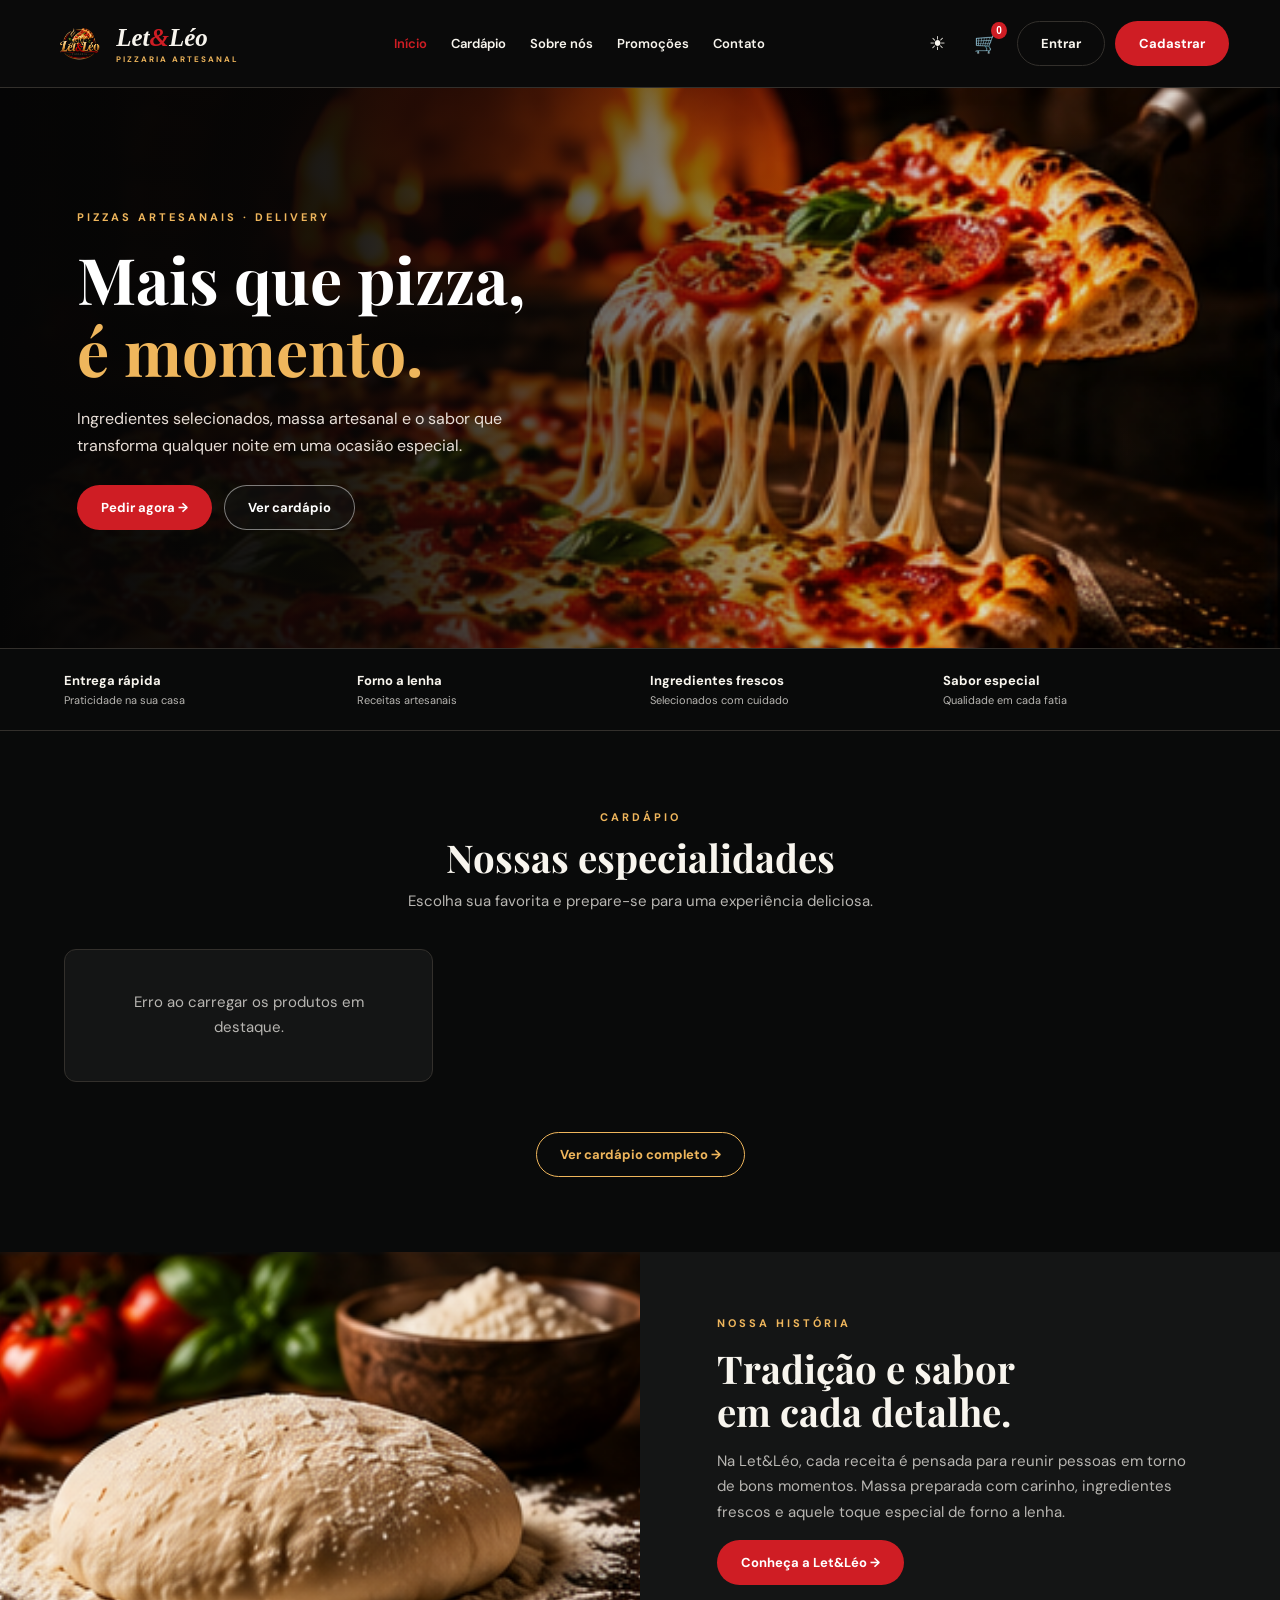
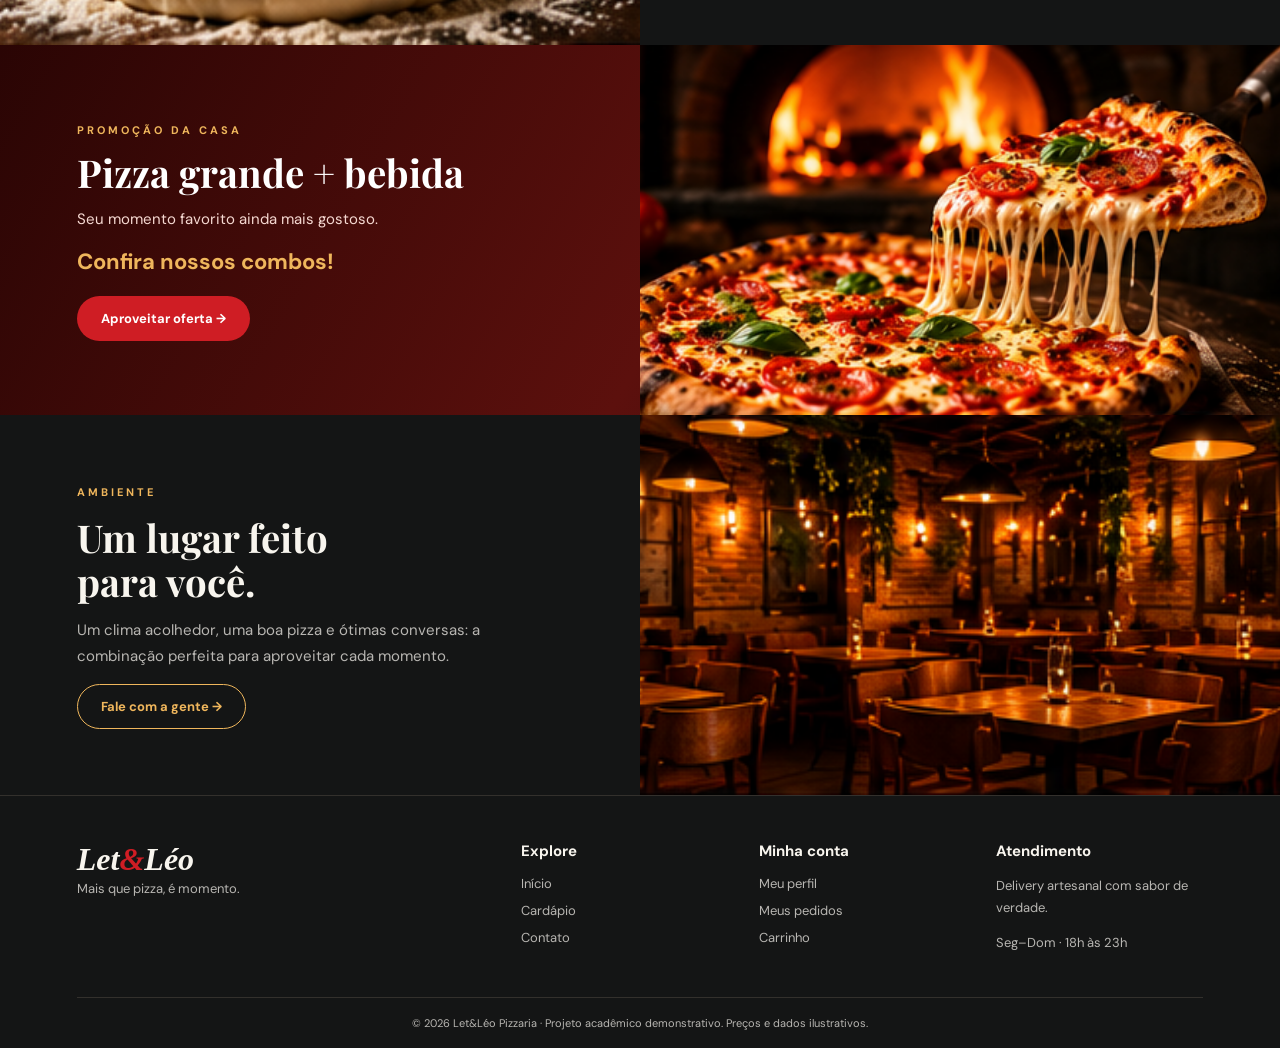
<file: index.html>
<!doctype html>
<html lang="pt-BR">

<head>
    <meta charset="UTF-8">
    <meta name="viewport" content="width=device-width,initial-scale=1">
    <meta name="description" content="Let&Léo Pizzaria: pizzas artesanais, cardápio, pedidos e delivery.">
    <title>Início | Let&Léo Pizzaria</title>
    <link rel="stylesheet" href="css/style.css">
</head>

<body data-page="inicio">
    <header class="site-header"><a class="brand" href="index.html"><img src="img/logo-letleo.png"
                alt="Let&Léo Pizzaria"><span>Let<span class="red">&</span>Léo<small>PIZZARIA
                    ARTESANAL</small></span></a><button class="menu-toggle icon-button" id="menuToggle"
            aria-label="Abrir menu">☰</button>
        <nav id="nav" aria-label="Navegação principal"><a href="index.html" data-nav="inicio">Início</a><a
                href="cardapio.html" data-nav="cardapio">Cardápio</a><a href="index.html#sobre">Sobre nós</a><a
                href="index.html#promocao">Promoções</a><a href="contato.html" data-nav="contato">Contato</a></nav>
        <div class="header-actions"><button id="themeToggle" class="icon-button"
                aria-label="Alternar modo claro e escuro">☀</button><a class="icon-button cart-link"
                href="carrinho.html" aria-label="Carrinho">🛒<span id="cartCount">0</span></a><a
                class="button button-outline auth-link" href="login.html">Entrar</a><a
                class="button button-primary register-link" href="cadastro.html">Cadastrar</a></div>
    </header>
    <main>
        <section class="hero">
            <div class="hero-content"><span class="eyebrow">PIZZAS ARTESANAIS · DELIVERY</span>
                <h1>Mais que pizza,<br><em>é momento.</em></h1>
                <p>Ingredientes selecionados, massa artesanal e o sabor que transforma qualquer noite em uma ocasião
                    especial.</p>
                <div class="actions"><a href="cardapio.html" class="button button-primary">Pedir agora →</a><a
                        href="cardapio.html" class="button button-glass">Ver cardápio</a></div>
            </div>
        </section>
        <div class="benefits">
            <div> <span><strong>Entrega rápida</strong><small>Praticidade na sua casa</small></span></div>
            <div> <span><strong>Forno a lenha</strong><small>Receitas artesanais</small></span></div>
            <div> <span><strong>Ingredientes frescos</strong><small>Selecionados com cuidado</small></span></div>
            <div> <span><strong>Sabor especial</strong><small>Qualidade em cada fatia</small></span></div>
        </div>
        <section class="section">
            <div class="section-heading"><span class="eyebrow">CARDÁPIO</span>
                <h2>Nossas especialidades</h2>
                <p>Escolha sua favorita e prepare-se para uma experiência deliciosa.</p>
            </div>
            <div id="featuredGrid" class="product-grid"></div>
            <div class="center"><a href="cardapio.html" class="button button-outline-gold">Ver cardápio completo →</a>
            </div>
        </section>
        <section class="story-section" id="sobre"><img src="img/massa_artesanal.png"
                alt="Massa de pizza artesanal e ingredientes">
            <div><span class="eyebrow">NOSSA HISTÓRIA</span>
                <h2>Tradição e sabor<br>em cada detalhe.</h2>
                <p>Na Let&Léo, cada receita é pensada para reunir pessoas em torno de bons momentos. Massa preparada com
                    carinho, ingredientes frescos e aquele toque especial de forno a lenha.</p><a
                    class="button button-primary" href="contato.html">Conheça a Let&Léo →</a>
            </div>
        </section>
        <section class="promo-section" id="promocao">
            <div><span class="eyebrow">PROMOÇÃO DA CASA</span>
                <h2>Pizza grande + bebida</h2>
                <p>Seu momento favorito ainda mais gostoso.</p><strong>Confira nossos combos!</strong><a
                    href="cardapio.html?categoria=Combos" class="button button-primary">Aproveitar oferta →</a>
            </div><img src="img/pizza_principal.png" alt="Pizza artesanal com queijo derretido">
        </section>
        <section class="story-section reverse"><img src="img/ambiente_pizzaria.png"
                alt="Ambiente aconchegante da pizzaria">
            <div><span class="eyebrow">AMBIENTE</span>
                <h2>Um lugar feito<br>para você.</h2>
                <p>Um clima acolhedor, uma boa pizza e ótimas conversas: a combinação perfeita para aproveitar cada
                    momento.</p><a href="contato.html" class="button button-outline-gold">Fale com a gente →</a>
            </div>
        </section>
    </main>
    <footer class="site-footer">
        <div>
            <div class="footer-brand">Let<span>&</span>Léo</div>
            <p>Mais que pizza, é momento.</p>
        </div>
        <div><strong>Explore</strong><a href="index.html">Início</a><a href="cardapio.html">Cardápio</a><a
                href="contato.html">Contato</a></div>
        <div><strong>Minha conta</strong><a href="perfil.html">Meu perfil</a><a href="pedidos.html">Meus pedidos</a><a
                href="carrinho.html">Carrinho</a></div>
        <div><strong>Atendimento</strong>
            <p>Delivery artesanal com sabor de verdade.</p>
            <p>Seg–Dom · 18h às 23h</p>
        </div>
        <div class="footer-bottom">© 2026 Let&Léo Pizzaria · Projeto acadêmico demonstrativo. Preços e dados
            ilustrativos.</div>
    </footer>
    <div id="toast" class="toast" role="status" aria-live="polite"></div>
    <script src="js/dados.js"></script>
    <script src="js/app.js"></script>
</body>

</html>
</file>
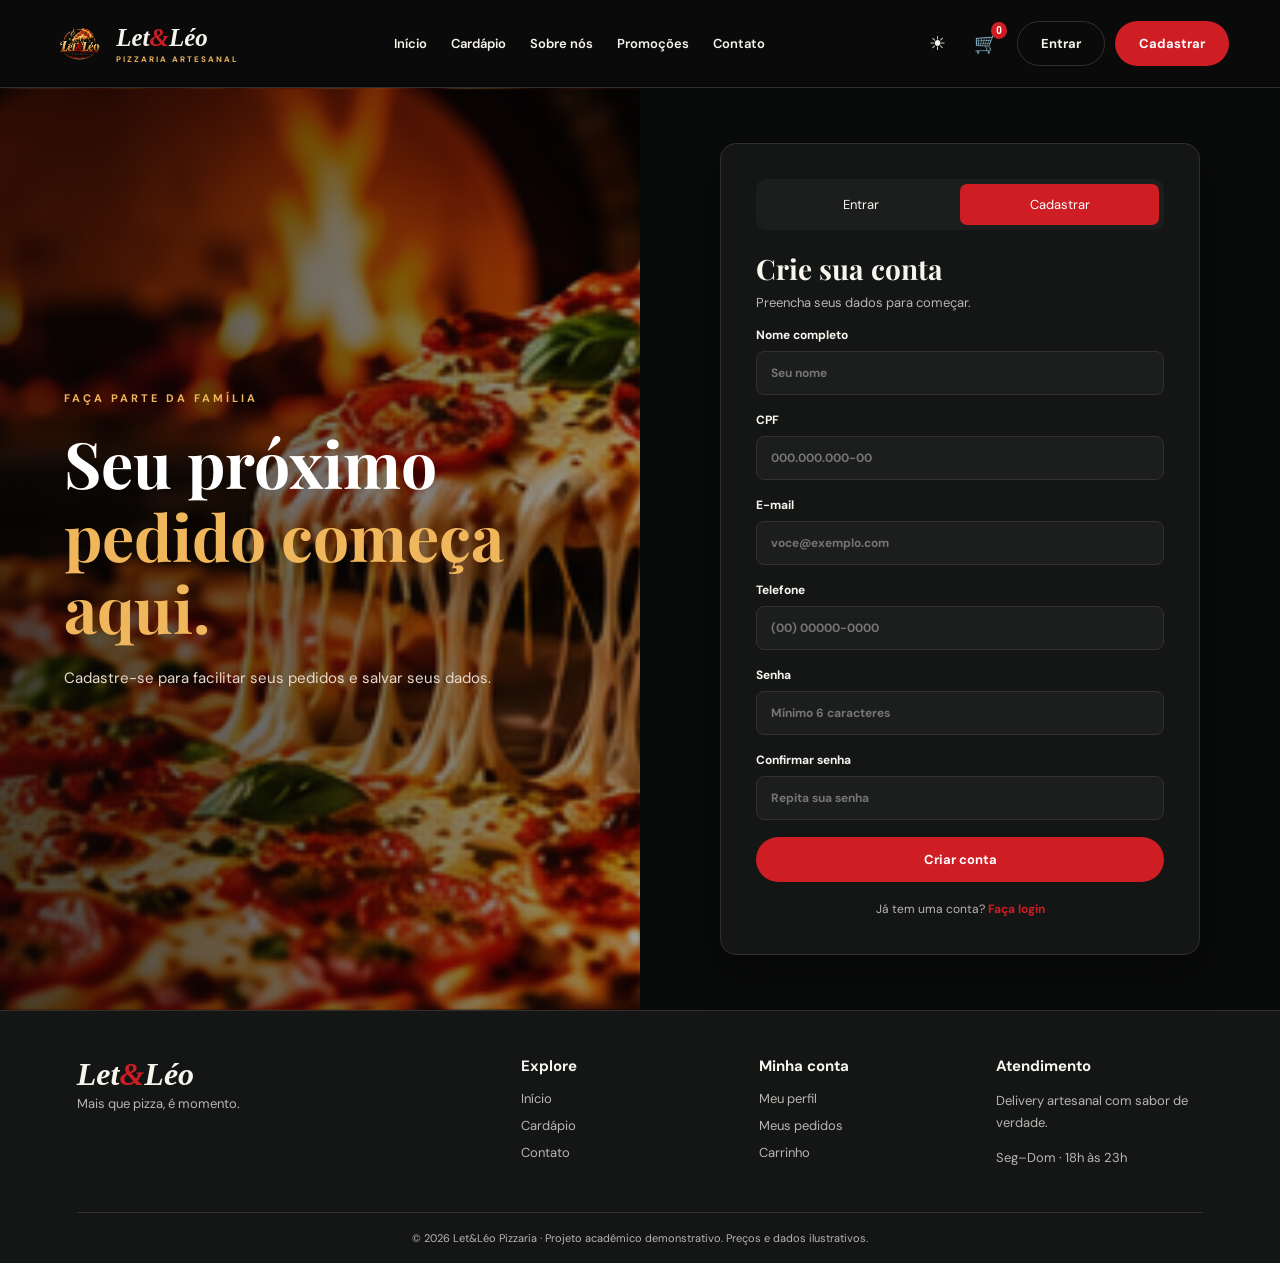
<file: cadastro.html>
<!doctype html>
<html lang="pt-BR">

<head>
    <meta charset="UTF-8">
    <meta name="viewport" content="width=device-width,initial-scale=1">
    <meta name="description" content="Let&Léo Pizzaria: pizzas artesanais, cardápio, pedidos e delivery.">
    <title>Criar conta | Let&Léo Pizzaria</title>
    <link rel="stylesheet" href="css/style.css">
</head>

<body data-page="">
    <header class="site-header"><a class="brand" href="index.html"><img src="img/logo-letleo.png"
                alt="Let&Léo Pizzaria"><span>Let<span class="red">&</span>Léo<small>PIZZARIA
                    ARTESANAL</small></span></a><button class="menu-toggle icon-button" id="menuToggle"
            aria-label="Abrir menu">☰</button>
        <nav id="nav" aria-label="Navegação principal"><a href="index.html" data-nav="inicio">Início</a><a
                href="cardapio.html" data-nav="cardapio">Cardápio</a><a href="index.html#sobre">Sobre nós</a><a
                href="index.html#promocao">Promoções</a><a href="contato.html" data-nav="contato">Contato</a></nav>
        <div class="header-actions"><button id="themeToggle" class="icon-button"
                aria-label="Alternar modo claro e escuro">☀</button><a class="icon-button cart-link"
                href="carrinho.html" aria-label="Carrinho">🛒<span id="cartCount">0</span></a><a
                class="button button-outline auth-link" href="login.html">Entrar</a><a
                class="button button-primary register-link" href="cadastro.html">Cadastrar</a></div>
    </header>
    <main>
        <section class="auth-page">
            <div class="auth-art"><span class="eyebrow">FAÇA PARTE DA FAMÍLIA</span>
                <h1>Seu próximo<br><em>pedido começa aqui.</em></h1>
                <p>Cadastre-se para facilitar seus pedidos e salvar seus dados.</p>
            </div>
            <div class="auth-card">
                <div class="auth-tabs"><a href="login.html">Entrar</a><a class="active"
                        href="cadastro.html">Cadastrar</a></div>
                <h2>Crie sua conta</h2>
                <p>Preencha seus dados para começar.</p>
                <form id="registerForm" class="form-stack"><label>Nome completo<input name="nome" maxlength="80"
                            required autocomplete="name" placeholder="Seu nome"></label><label>CPF<input name="cpf"
                            data-mask="cpf" inputmode="numeric" maxlength="14" required
                            placeholder="000.000.000-00"></label><label>E-mail<input name="email" type="email"
                            maxlength="100" required autocomplete="email"
                            placeholder="voce@exemplo.com"></label><label>Telefone<input name="telefone"
                            data-mask="phone" inputmode="numeric" maxlength="15" required
                            placeholder="(00) 00000-0000"></label><label>Senha<input name="senha" type="password"
                            minlength="6" maxlength="64" required autocomplete="new-password"
                            placeholder="Mínimo 6 caracteres"></label><label>Confirmar senha<input name="confirmar"
                            type="password" minlength="6" maxlength="64" required autocomplete="new-password"
                            placeholder="Repita sua senha"></label><button class="button button-primary full"
                        type="submit">Criar conta</button>
                    <p class="form-help">Já tem uma conta? <a href="login.html">Faça login</a></p>
                </form>
            </div>
        </section>
    </main>
    <footer class="site-footer">
        <div>
            <div class="footer-brand">Let<span>&</span>Léo</div>
            <p>Mais que pizza, é momento.</p>
        </div>
        <div><strong>Explore</strong><a href="index.html">Início</a><a href="cardapio.html">Cardápio</a><a
                href="contato.html">Contato</a></div>
        <div><strong>Minha conta</strong><a href="perfil.html">Meu perfil</a><a href="pedidos.html">Meus pedidos</a><a
                href="carrinho.html">Carrinho</a></div>
        <div><strong>Atendimento</strong>
            <p>Delivery artesanal com sabor de verdade.</p>
            <p>Seg–Dom · 18h às 23h</p>
        </div>
        <div class="footer-bottom">© 2026 Let&Léo Pizzaria · Projeto acadêmico demonstrativo. Preços e dados
            ilustrativos.</div>
    </footer>
    <div id="toast" class="toast" role="status" aria-live="polite"></div>
    <script src="js/dados.js"></script>
    <script src="js/app.js"></script>
</body>

</html>
</file>
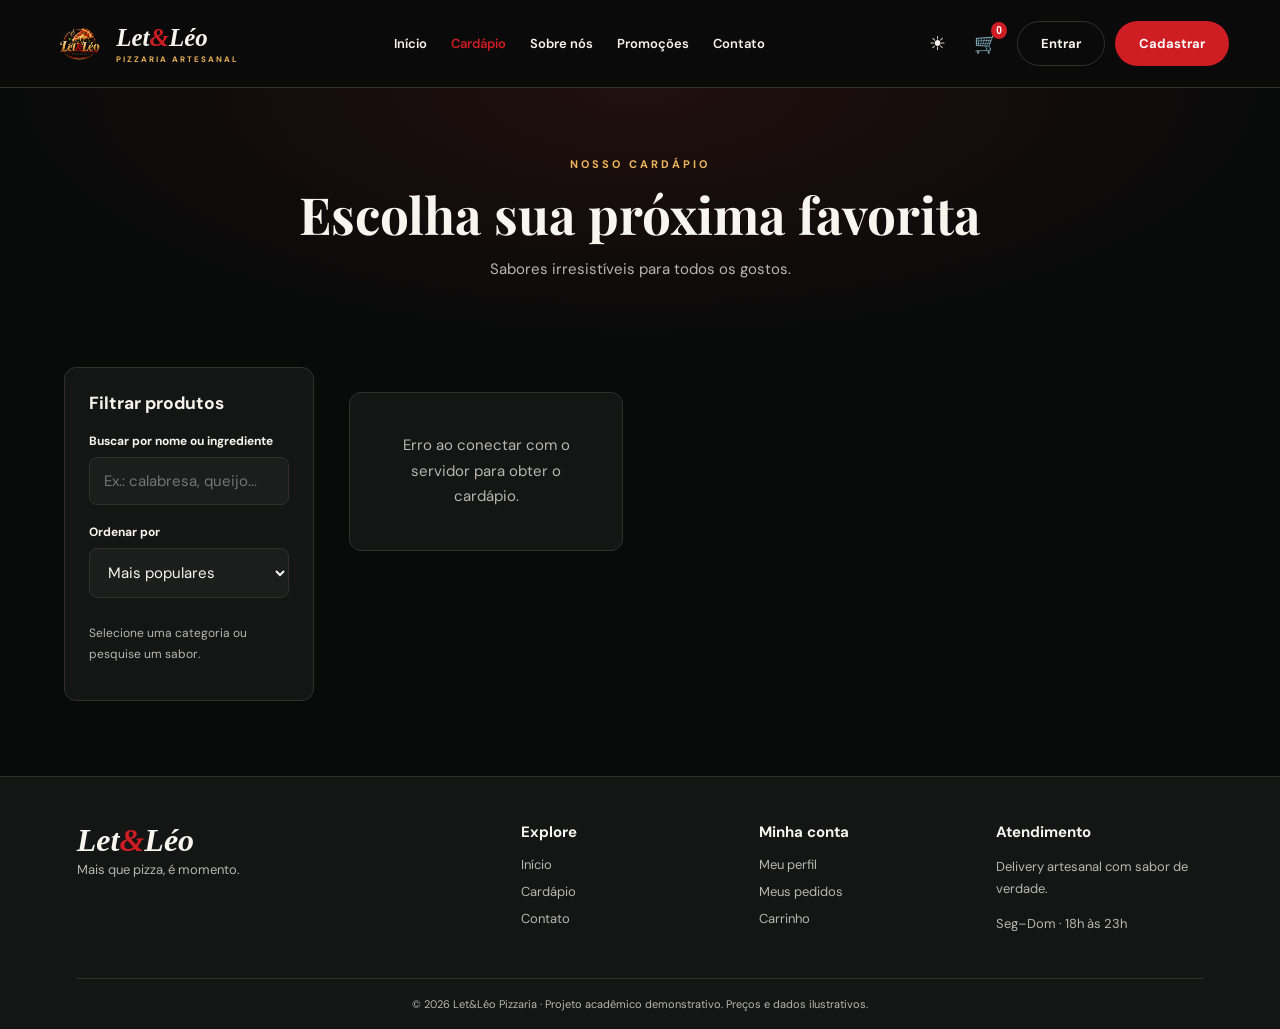
<file: cardapio.html>
<!doctype html>
<html lang="pt-BR">

<head>
    <meta charset="UTF-8">
    <meta name="viewport" content="width=device-width,initial-scale=1">
    <meta name="description" content="Let&Léo Pizzaria: pizzas artesanais, cardápio, pedidos e delivery.">
    <title>Cardápio | Let&Léo Pizzaria</title>
    <link rel="stylesheet" href="css/style.css">
</head>

<body data-page="cardapio">
    <header class="site-header"><a class="brand" href="index.html"><img src="img/logo-letleo.png"
                alt="Let&Léo Pizzaria"><span>Let<span class="red">&</span>Léo<small>PIZZARIA
                    ARTESANAL</small></span></a><button class="menu-toggle icon-button" id="menuToggle"
            aria-label="Abrir menu">☰</button>
        <nav id="nav" aria-label="Navegação principal"><a href="index.html" data-nav="inicio">Início</a><a
                href="cardapio.html" data-nav="cardapio">Cardápio</a><a href="index.html#sobre">Sobre nós</a><a
                href="index.html#promocao">Promoções</a><a href="contato.html" data-nav="contato">Contato</a></nav>
        <div class="header-actions"><button id="themeToggle" class="icon-button"
                aria-label="Alternar modo claro e escuro">☀</button><a class="icon-button cart-link"
                href="carrinho.html" aria-label="Carrinho">🛒<span id="cartCount">0</span></a><a
                class="button button-outline auth-link" href="login.html">Entrar</a><a
                class="button button-primary register-link" href="cadastro.html">Cadastrar</a></div>
    </header>
    <main>
        <section class="page-banner"><span class="eyebrow">NOSSO CARDÁPIO</span>
            <h1>Escolha sua próxima favorita</h1>
            <p>Sabores irresistíveis para todos os gostos.</p>
        </section>
        <section class="section catalog-layout">
            <aside class="filter-panel">
                <h3>Filtrar produtos</h3><label for="searchInput">Buscar por nome ou ingrediente</label><input
                    id="searchInput" type="search" placeholder="Ex.: calabresa, queijo..."><label
                    for="sortSelect">Ordenar por</label><select id="sortSelect">
                    <option value="popular">Mais populares</option>
                    <option value="priceAsc">Menor preço</option>
                    <option value="priceDesc">Maior preço</option>
                    <option value="name">Nome A–Z</option>
                </select>
                <p class="filter-note">Selecione uma categoria ou pesquise um sabor.</p>
            </aside>
            <div class="catalog-content">
                <div class="chips" id="categoryChips"></div>
                <div id="productGrid" class="product-grid"></div>
                <p id="emptyProducts" class="empty-state" hidden>Nenhum produto encontrado. Experimente outra busca.</p>
            </div>
        </section>
    </main>
    <footer class="site-footer">
        <div>
            <div class="footer-brand">Let<span>&</span>Léo</div>
            <p>Mais que pizza, é momento.</p>
        </div>
        <div><strong>Explore</strong><a href="index.html">Início</a><a href="cardapio.html">Cardápio</a><a
                href="contato.html">Contato</a></div>
        <div><strong>Minha conta</strong><a href="perfil.html">Meu perfil</a><a href="pedidos.html">Meus pedidos</a><a
                href="carrinho.html">Carrinho</a></div>
        <div><strong>Atendimento</strong>
            <p>Delivery artesanal com sabor de verdade.</p>
            <p>Seg–Dom · 18h às 23h</p>
        </div>
        <div class="footer-bottom">© 2026 Let&Léo Pizzaria · Projeto acadêmico demonstrativo. Preços e dados
            ilustrativos.</div>
    </footer>
    <div id="toast" class="toast" role="status" aria-live="polite"></div>
    <script src="js/dados.js"></script>
    <script src="js/app.js"></script>
</body>

</html>
</file>
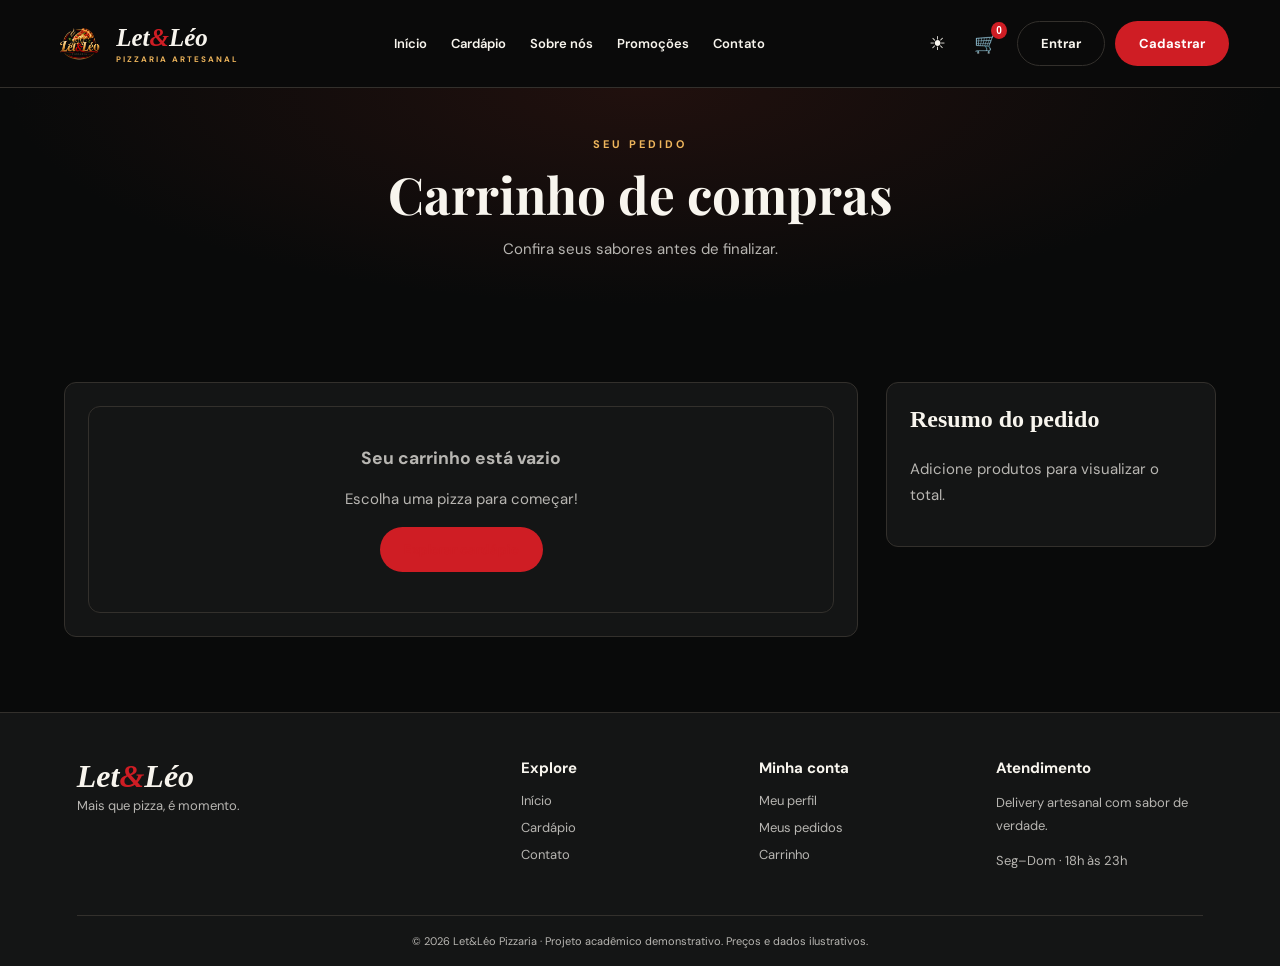
<file: carrinho.html>
<!doctype html>
<html lang="pt-BR">

<head>
    <meta charset="UTF-8">
    <meta name="viewport" content="width=device-width,initial-scale=1">
    <meta name="description" content="Let&Léo Pizzaria: pizzas artesanais, cardápio, pedidos e delivery.">
    <title>Meu carrinho | Let&Léo Pizzaria</title>
    <link rel="stylesheet" href="css/style.css">
</head>

<body data-page="">
    <header class="site-header"><a class="brand" href="index.html"><img src="img/logo-letleo.png"
                alt="Let&Léo Pizzaria"><span>Let<span class="red">&</span>Léo<small>PIZZARIA
                    ARTESANAL</small></span></a><button class="menu-toggle icon-button" id="menuToggle"
            aria-label="Abrir menu">☰</button>
        <nav id="nav" aria-label="Navegação principal"><a href="index.html" data-nav="inicio">Início</a><a
                href="cardapio.html" data-nav="cardapio">Cardápio</a><a href="index.html#sobre">Sobre nós</a><a
                href="index.html#promocao">Promoções</a><a href="contato.html" data-nav="contato">Contato</a></nav>
        <div class="header-actions"><button id="themeToggle" class="icon-button"
                aria-label="Alternar modo claro e escuro">☀</button><a class="icon-button cart-link"
                href="carrinho.html" aria-label="Carrinho">🛒<span id="cartCount">0</span></a><a
                class="button button-outline auth-link" href="login.html">Entrar</a><a
                class="button button-primary register-link" href="cadastro.html">Cadastrar</a></div>
    </header>
    <main>
        <section class="page-banner compact"><span class="eyebrow">SEU PEDIDO</span>
            <h1>Carrinho de compras</h1>
            <p>Confira seus sabores antes de finalizar.</p>
        </section>
        <section class="section cart-layout">
            <div id="cartItems" class="cart-items"></div>
            <aside id="cartSummary" class="summary-card"></aside>
        </section>
    </main>
    <footer class="site-footer">
        <div>
            <div class="footer-brand">Let<span>&</span>Léo</div>
            <p>Mais que pizza, é momento.</p>
        </div>
        <div><strong>Explore</strong><a href="index.html">Início</a><a href="cardapio.html">Cardápio</a><a
                href="contato.html">Contato</a></div>
        <div><strong>Minha conta</strong><a href="perfil.html">Meu perfil</a><a href="pedidos.html">Meus pedidos</a><a
                href="carrinho.html">Carrinho</a></div>
        <div><strong>Atendimento</strong>
            <p>Delivery artesanal com sabor de verdade.</p>
            <p>Seg–Dom · 18h às 23h</p>
        </div>
        <div class="footer-bottom">© 2026 Let&Léo Pizzaria · Projeto acadêmico demonstrativo. Preços e dados
            ilustrativos.</div>
    </footer>
    <div id="toast" class="toast" role="status" aria-live="polite"></div>
    <script src="js/dados.js"></script>
    <script src="js/app.js"></script>
</body>

</html>
</file>
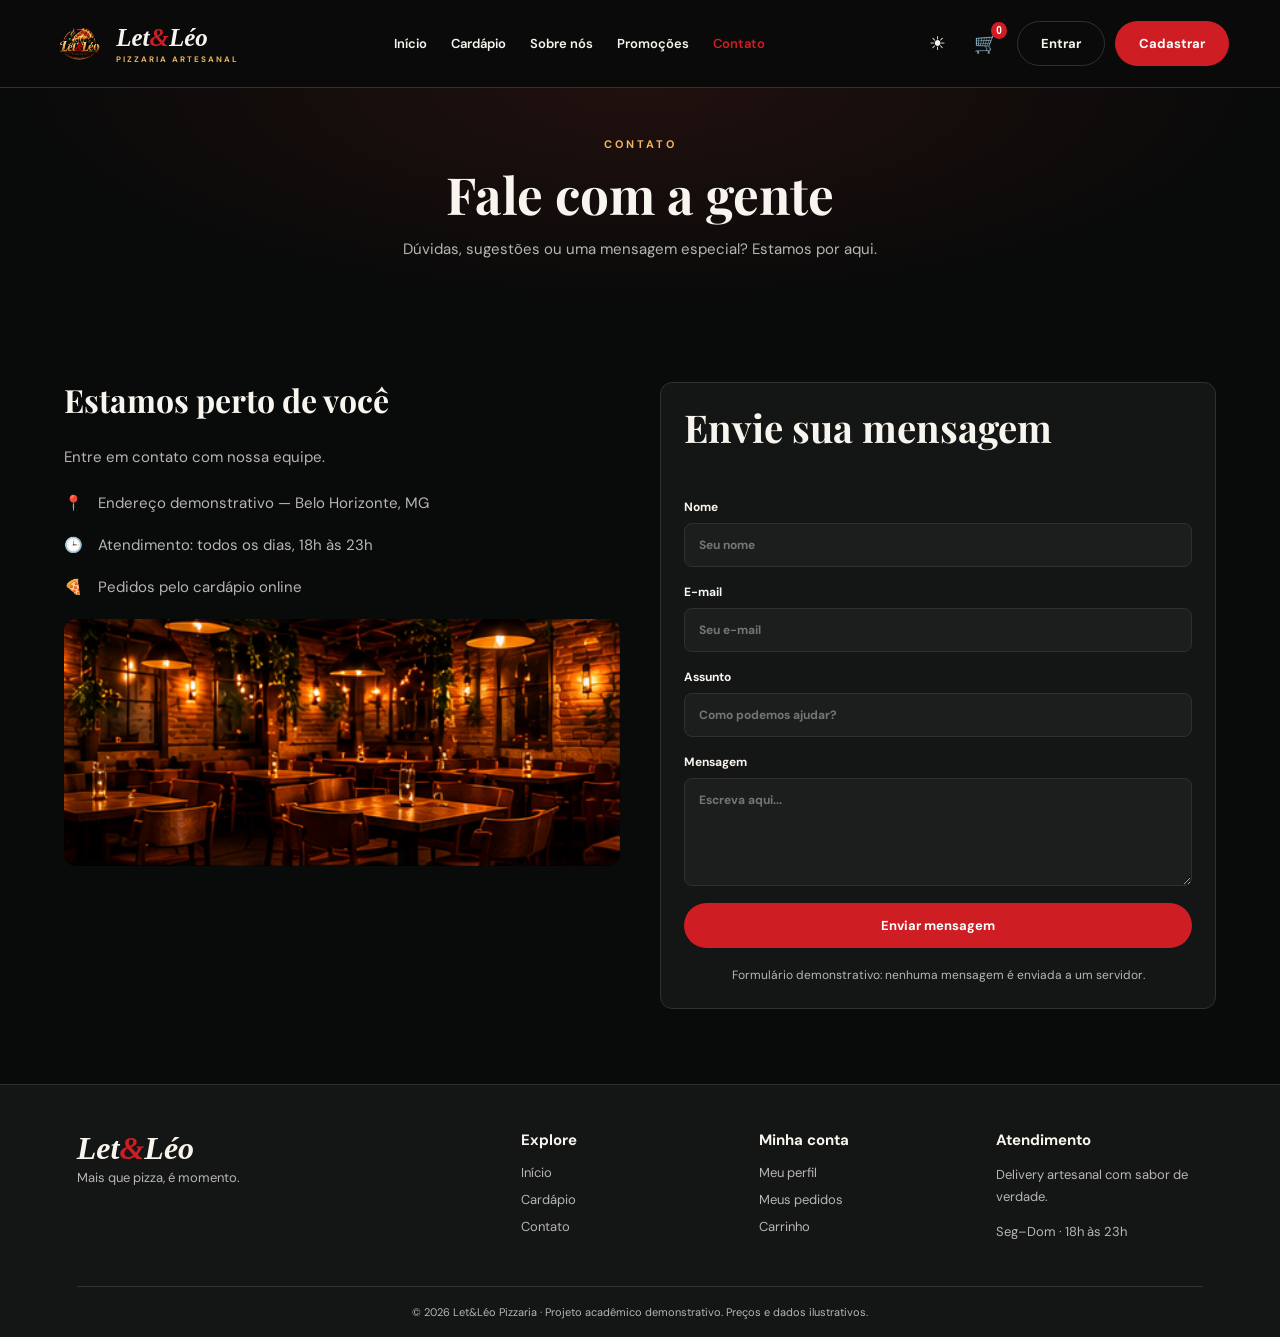
<file: contato.html>
<!doctype html>
<html lang="pt-BR">

<head>
    <meta charset="UTF-8">
    <meta name="viewport" content="width=device-width,initial-scale=1">
    <meta name="description" content="Let&Léo Pizzaria: pizzas artesanais, cardápio, pedidos e delivery.">
    <title>Contato | Let&Léo Pizzaria</title>
    <link rel="stylesheet" href="css/style.css">
</head>

<body data-page="contato">
    <header class="site-header"><a class="brand" href="index.html"><img src="img/logo-letleo.png"
                alt="Let&Léo Pizzaria"><span>Let<span class="red">&</span>Léo<small>PIZZARIA
                    ARTESANAL</small></span></a><button class="menu-toggle icon-button" id="menuToggle"
            aria-label="Abrir menu">☰</button>
        <nav id="nav" aria-label="Navegação principal"><a href="index.html" data-nav="inicio">Início</a><a
                href="cardapio.html" data-nav="cardapio">Cardápio</a><a href="index.html#sobre">Sobre nós</a><a
                href="index.html#promocao">Promoções</a><a href="contato.html" data-nav="contato">Contato</a></nav>
        <div class="header-actions"><button id="themeToggle" class="icon-button"
                aria-label="Alternar modo claro e escuro">☀</button><a class="icon-button cart-link"
                href="carrinho.html" aria-label="Carrinho">🛒<span id="cartCount">0</span></a><a
                class="button button-outline auth-link" href="login.html">Entrar</a><a
                class="button button-primary register-link" href="cadastro.html">Cadastrar</a></div>
    </header>
    <main>
        <section class="page-banner compact"><span class="eyebrow">CONTATO</span>
            <h1>Fale com a gente</h1>
            <p>Dúvidas, sugestões ou uma mensagem especial? Estamos por aqui.</p>
        </section>
        <section class="section contact-layout">
            <div class="contact-info">
                <h2>Estamos perto de você</h2>
                <p>Entre em contato com nossa equipe.</p>
                <div class="contact-line">📍 <span>Endereço demonstrativo — Belo Horizonte, MG</span></div>
                <div class="contact-line">🕒 <span>Atendimento: todos os dias, 18h às 23h</span></div>
                <div class="contact-line">🍕 <span>Pedidos pelo cardápio online</span></div><img
                    src="img/ambiente_pizzaria.png" alt="Interior da pizzaria">
            </div>
            <form id="contactForm" class="form-stack contact-form">
                <h2>Envie sua mensagem</h2><label>Nome<input name="nome" required maxlength="80"
                        placeholder="Seu nome"></label><label>E-mail<input name="email" type="email" required
                        maxlength="100" placeholder="Seu e-mail"></label><label>Assunto<input name="assunto" required
                        maxlength="80" placeholder="Como podemos ajudar?"></label><label>Mensagem<textarea
                        name="mensagem" rows="5" required maxlength="1000"
                        placeholder="Escreva aqui..."></textarea></label><button type="submit"
                    class="button button-primary">Enviar mensagem</button>
                <p class="form-help">Formulário demonstrativo: nenhuma mensagem é enviada a um servidor.</p>
            </form>
        </section>
    </main>
    <footer class="site-footer">
        <div>
            <div class="footer-brand">Let<span>&</span>Léo</div>
            <p>Mais que pizza, é momento.</p>
        </div>
        <div><strong>Explore</strong><a href="index.html">Início</a><a href="cardapio.html">Cardápio</a><a
                href="contato.html">Contato</a></div>
        <div><strong>Minha conta</strong><a href="perfil.html">Meu perfil</a><a href="pedidos.html">Meus pedidos</a><a
                href="carrinho.html">Carrinho</a></div>
        <div><strong>Atendimento</strong>
            <p>Delivery artesanal com sabor de verdade.</p>
            <p>Seg–Dom · 18h às 23h</p>
        </div>
        <div class="footer-bottom">© 2026 Let&Léo Pizzaria · Projeto acadêmico demonstrativo. Preços e dados
            ilustrativos.</div>
    </footer>
    <div id="toast" class="toast" role="status" aria-live="polite"></div>
    <script src="js/dados.js"></script>
    <script src="js/app.js"></script>
</body>

</html>
</file>
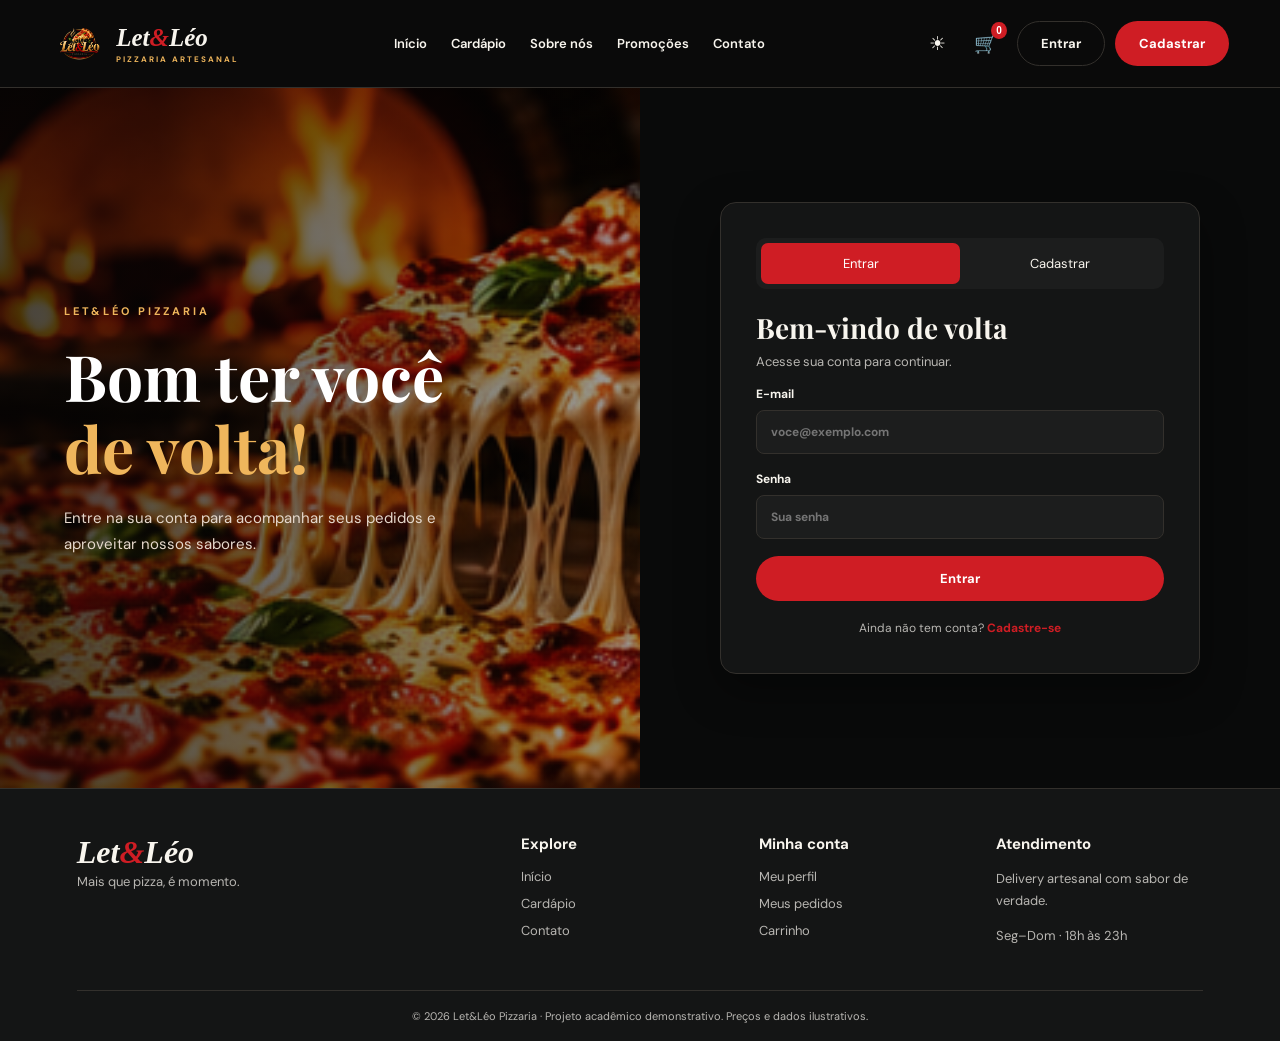
<file: login.html>
<!doctype html>
<html lang="pt-BR">

<head>
    <meta charset="UTF-8">
    <meta name="viewport" content="width=device-width,initial-scale=1">
    <meta name="description" content="Let&Léo Pizzaria: pizzas artesanais, cardápio, pedidos e delivery.">
    <title>Entrar | Let&Léo Pizzaria</title>
    <link rel="stylesheet" href="css/style.css">
</head>

<body data-page="">
    <header class="site-header"><a class="brand" href="index.html"><img src="img/logo-letleo.png"
                alt="Let&Léo Pizzaria"><span>Let<span class="red">&</span>Léo<small>PIZZARIA
                    ARTESANAL</small></span></a><button class="menu-toggle icon-button" id="menuToggle"
            aria-label="Abrir menu">☰</button>
        <nav id="nav" aria-label="Navegação principal"><a href="index.html" data-nav="inicio">Início</a><a
                href="cardapio.html" data-nav="cardapio">Cardápio</a><a href="index.html#sobre">Sobre nós</a><a
                href="index.html#promocao">Promoções</a><a href="contato.html" data-nav="contato">Contato</a></nav>
        <div class="header-actions"><button id="themeToggle" class="icon-button"
                aria-label="Alternar modo claro e escuro">☀</button><a class="icon-button cart-link"
                href="carrinho.html" aria-label="Carrinho">🛒<span id="cartCount">0</span></a><a
                class="button button-outline auth-link" href="login.html">Entrar</a><a
                class="button button-primary register-link" href="cadastro.html">Cadastrar</a></div>
    </header>
    <main>
        <section class="auth-page">
            <div class="auth-art"><span class="eyebrow">LET&LÉO PIZZARIA</span>
                <h1>Bom ter você<br><em>de volta!</em></h1>
                <p>Entre na sua conta para acompanhar seus pedidos e aproveitar nossos sabores.</p>
            </div>
            <div class="auth-card">
                <div class="auth-tabs"><a class="active" href="login.html">Entrar</a><a
                        href="cadastro.html">Cadastrar</a></div>
                <h2>Bem-vindo de volta</h2>
                <p>Acesse sua conta para continuar.</p>
                <form id="loginForm" class="form-stack"><label>E-mail<input name="email" type="email" required
                            autocomplete="email" placeholder="voce@exemplo.com"></label><label>Senha<input name="senha"
                            type="password" required autocomplete="current-password"
                            placeholder="Sua senha"></label><button class="button button-primary full"
                        type="submit">Entrar</button>
                    <p class="form-help">Ainda não tem conta? <a href="cadastro.html">Cadastre-se</a></p>
                </form>
            </div>
        </section>
    </main>
    <footer class="site-footer">
        <div>
            <div class="footer-brand">Let<span>&</span>Léo</div>
            <p>Mais que pizza, é momento.</p>
        </div>
        <div><strong>Explore</strong><a href="index.html">Início</a><a href="cardapio.html">Cardápio</a><a
                href="contato.html">Contato</a></div>
        <div><strong>Minha conta</strong><a href="perfil.html">Meu perfil</a><a href="pedidos.html">Meus pedidos</a><a
                href="carrinho.html">Carrinho</a></div>
        <div><strong>Atendimento</strong>
            <p>Delivery artesanal com sabor de verdade.</p>
            <p>Seg–Dom · 18h às 23h</p>
        </div>
        <div class="footer-bottom">© 2026 Let&Léo Pizzaria · Projeto acadêmico demonstrativo. Preços e dados
            ilustrativos.</div>
    </footer>
    <div id="toast" class="toast" role="status" aria-live="polite"></div>
    <script src="js/dados.js"></script>
    <script src="js/app.js"></script>
</body>

</html>
</file>
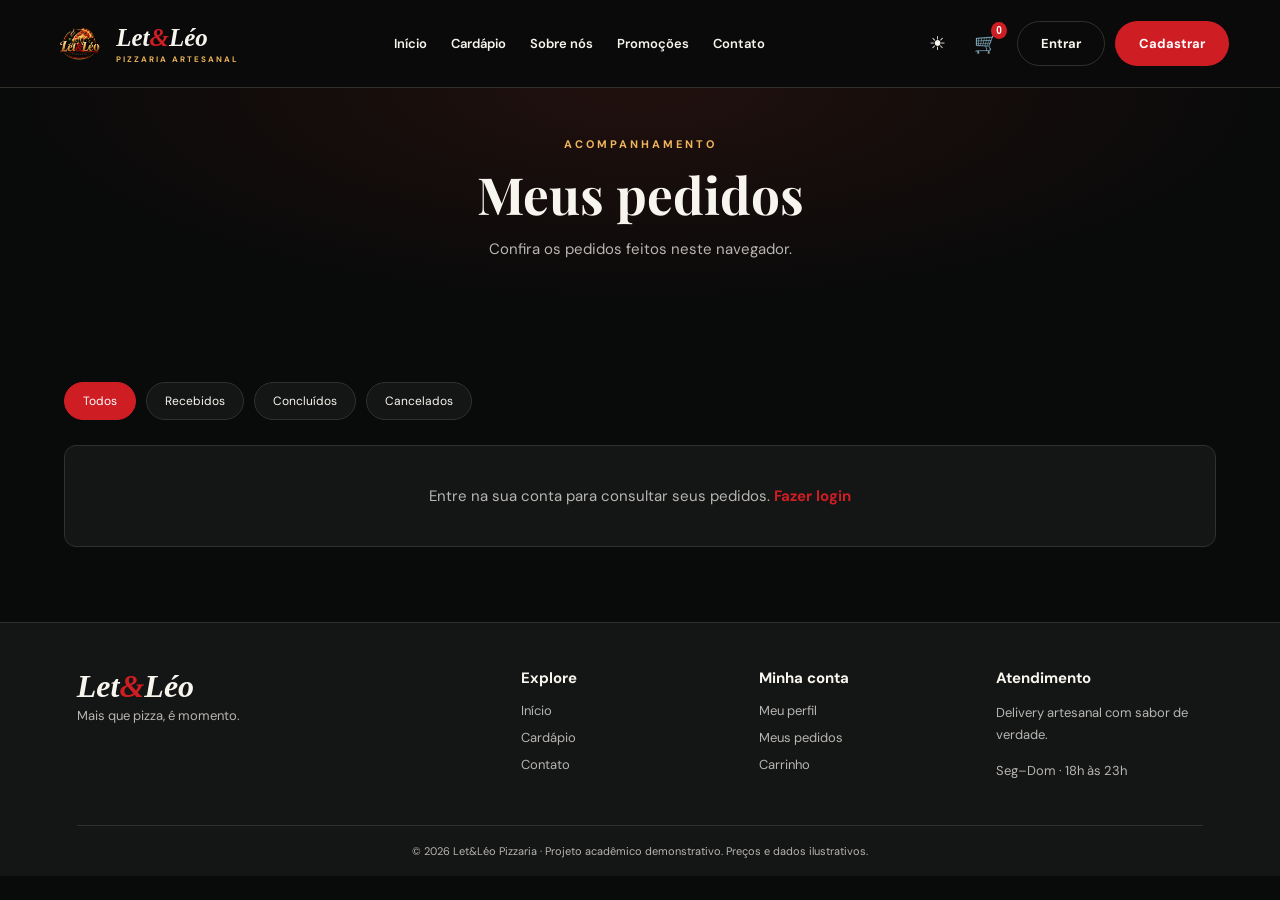
<file: pedidos.html>
<!doctype html>
<html lang="pt-BR">

<head>
    <meta charset="UTF-8">
    <meta name="viewport" content="width=device-width,initial-scale=1">
    <meta name="description" content="Let&Léo Pizzaria: pizzas artesanais, cardápio, pedidos e delivery.">
    <title>Meus pedidos | Let&Léo Pizzaria</title>
    <link rel="stylesheet" href="css/style.css">
</head>

<body data-page="">
    <header class="site-header"><a class="brand" href="index.html"><img src="img/logo-letleo.png"
                alt="Let&Léo Pizzaria"><span>Let<span class="red">&</span>Léo<small>PIZZARIA
                    ARTESANAL</small></span></a><button class="menu-toggle icon-button" id="menuToggle"
            aria-label="Abrir menu">☰</button>
        <nav id="nav" aria-label="Navegação principal"><a href="index.html" data-nav="inicio">Início</a><a
                href="cardapio.html" data-nav="cardapio">Cardápio</a><a href="index.html#sobre">Sobre nós</a><a
                href="index.html#promocao">Promoções</a><a href="contato.html" data-nav="contato">Contato</a></nav>
        <div class="header-actions"><button id="themeToggle" class="icon-button"
                aria-label="Alternar modo claro e escuro">☀</button><a class="icon-button cart-link"
                href="carrinho.html" aria-label="Carrinho">🛒<span id="cartCount">0</span></a><a
                class="button button-outline auth-link" href="login.html">Entrar</a><a
                class="button button-primary register-link" href="cadastro.html">Cadastrar</a></div>
    </header>
    <main>
        <section class="page-banner compact"><span class="eyebrow">ACOMPANHAMENTO</span>
            <h1>Meus pedidos</h1>
            <p>Confira os pedidos feitos neste navegador.</p>
        </section>
        <section class="section">
            <div class="chips" id="orderFilters"><button class="chip active" data-status="Todos">Todos</button><button
                    class="chip" data-status="Recebido">Recebidos</button><button class="chip"
                    data-status="Concluído">Concluídos</button><button class="chip"
                    data-status="Cancelado">Cancelados</button></div>
            <div id="ordersList" class="orders-list"></div>
        </section>
    </main>
    <footer class="site-footer">
        <div>
            <div class="footer-brand">Let<span>&</span>Léo</div>
            <p>Mais que pizza, é momento.</p>
        </div>
        <div><strong>Explore</strong><a href="index.html">Início</a><a href="cardapio.html">Cardápio</a><a
                href="contato.html">Contato</a></div>
        <div><strong>Minha conta</strong><a href="perfil.html">Meu perfil</a><a href="pedidos.html">Meus pedidos</a><a
                href="carrinho.html">Carrinho</a></div>
        <div><strong>Atendimento</strong>
            <p>Delivery artesanal com sabor de verdade.</p>
            <p>Seg–Dom · 18h às 23h</p>
        </div>
        <div class="footer-bottom">© 2026 Let&Léo Pizzaria · Projeto acadêmico demonstrativo. Preços e dados
            ilustrativos.</div>
    </footer>
    <div id="toast" class="toast" role="status" aria-live="polite"></div>
    <script src="js/dados.js"></script>
    <script src="js/app.js"></script>
</body>

</html>
</file>
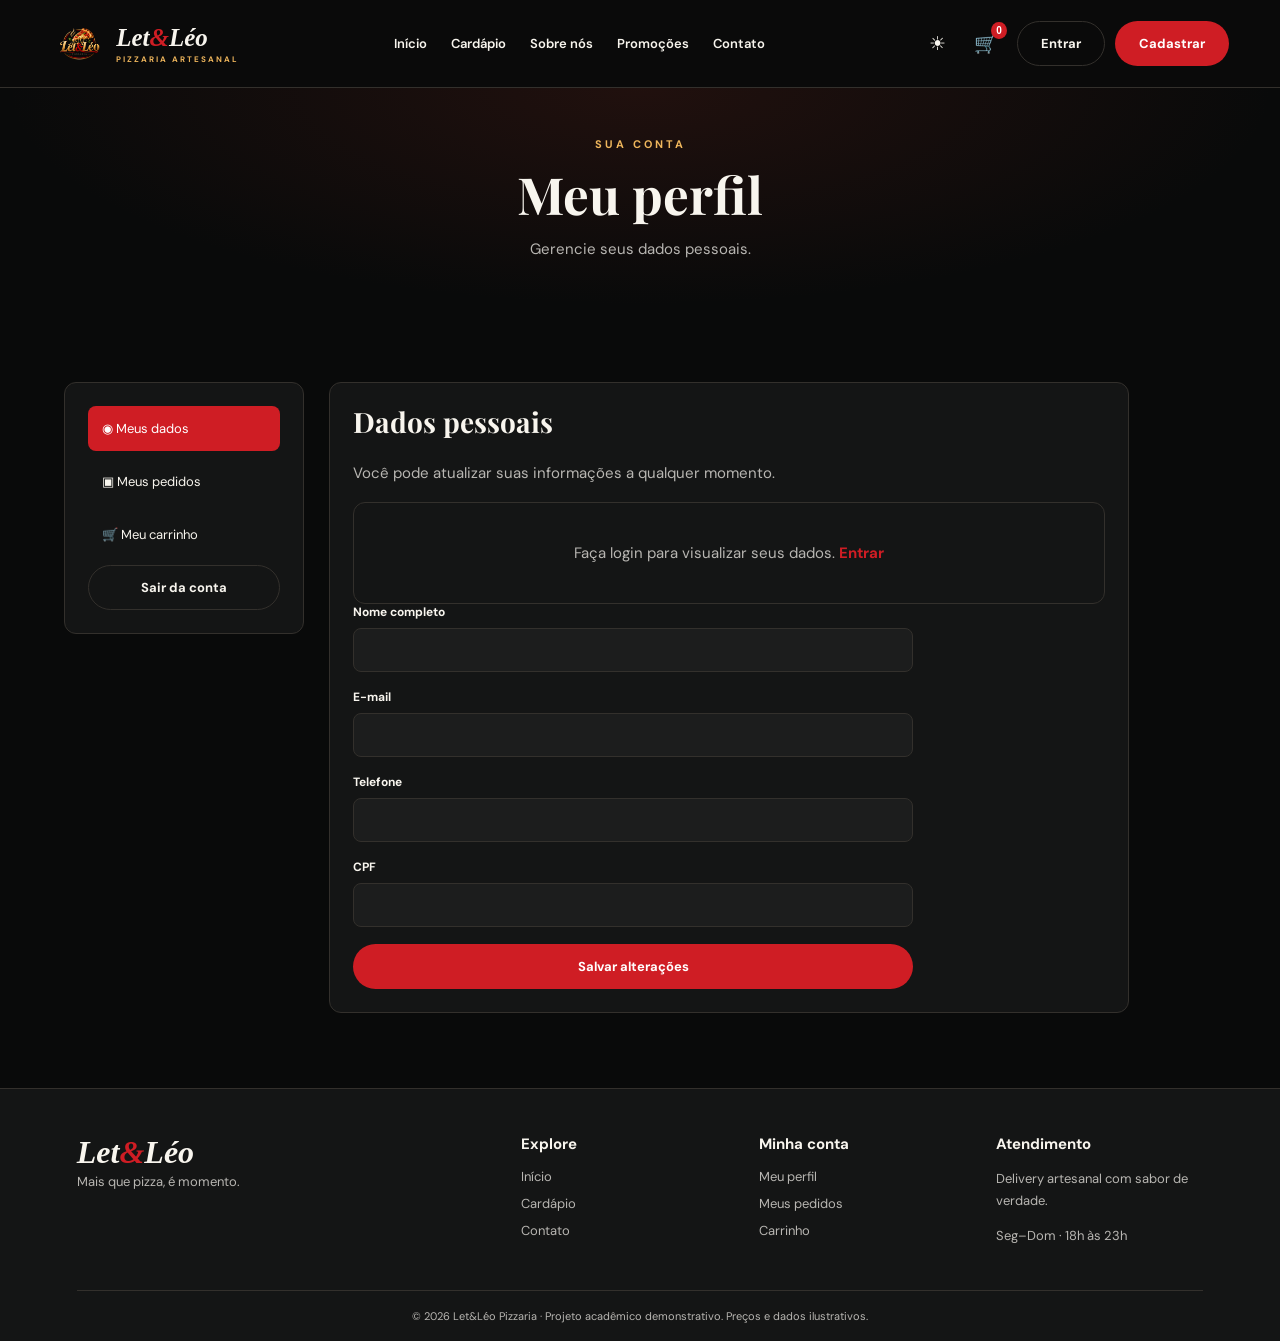
<file: perfil.html>
<!doctype html>
<html lang="pt-BR">

<head>
    <meta charset="UTF-8">
    <meta name="viewport" content="width=device-width,initial-scale=1">
    <meta name="description" content="Let&Léo Pizzaria: pizzas artesanais, cardápio, pedidos e delivery.">
    <title>Meu perfil | Let&Léo Pizzaria</title>
    <link rel="stylesheet" href="css/style.css">
</head>

<body data-page="">
    <header class="site-header"><a class="brand" href="index.html"><img src="img/logo-letleo.png"
                alt="Let&Léo Pizzaria"><span>Let<span class="red">&</span>Léo<small>PIZZARIA
                    ARTESANAL</small></span></a><button class="menu-toggle icon-button" id="menuToggle"
            aria-label="Abrir menu">☰</button>
        <nav id="nav" aria-label="Navegação principal"><a href="index.html" data-nav="inicio">Início</a><a
                href="cardapio.html" data-nav="cardapio">Cardápio</a><a href="index.html#sobre">Sobre nós</a><a
                href="index.html#promocao">Promoções</a><a href="contato.html" data-nav="contato">Contato</a></nav>
        <div class="header-actions"><button id="themeToggle" class="icon-button"
                aria-label="Alternar modo claro e escuro">☀</button><a class="icon-button cart-link"
                href="carrinho.html" aria-label="Carrinho">🛒<span id="cartCount">0</span></a><a
                class="button button-outline auth-link" href="login.html">Entrar</a><a
                class="button button-primary register-link" href="cadastro.html">Cadastrar</a></div>
    </header>
    <main>
        <section class="page-banner compact"><span class="eyebrow">SUA CONTA</span>
            <h1>Meu perfil</h1>
            <p>Gerencie seus dados pessoais.</p>
        </section>
        <section class="section profile-layout">
            <aside class="profile-nav"><a class="selected" href="perfil.html">◉ Meus dados</a><a href="pedidos.html">▣
                    Meus pedidos</a><a href="carrinho.html">🛒 Meu carrinho</a><button id="logoutButton"
                    class="button button-outline full">Sair da conta</button></aside>
            <div class="profile-card">
                <h2>Dados pessoais</h2>
                <p>Você pode atualizar suas informações a qualquer momento.</p>
                <div id="profileGuest" class="empty-state" hidden>Faça login para visualizar seus dados. <a
                        href="login.html">Entrar</a></div>
                <form id="profileForm" class="form-stack"><label>Nome completo<input name="nome" required
                            maxlength="80"></label><label>E-mail<input name="email" type="email" required
                            maxlength="100"></label><label>Telefone<input name="telefone" data-mask="phone"
                            inputmode="numeric" maxlength="15" required></label><label>CPF<input name="cpf"
                            data-mask="cpf" inputmode="numeric" maxlength="14" readonly></label><button type="submit"
                        class="button button-primary">Salvar alterações</button></form>
            </div>
        </section>
    </main>
    <footer class="site-footer">
        <div>
            <div class="footer-brand">Let<span>&</span>Léo</div>
            <p>Mais que pizza, é momento.</p>
        </div>
        <div><strong>Explore</strong><a href="index.html">Início</a><a href="cardapio.html">Cardápio</a><a
                href="contato.html">Contato</a></div>
        <div><strong>Minha conta</strong><a href="perfil.html">Meu perfil</a><a href="pedidos.html">Meus pedidos</a><a
                href="carrinho.html">Carrinho</a></div>
        <div><strong>Atendimento</strong>
            <p>Delivery artesanal com sabor de verdade.</p>
            <p>Seg–Dom · 18h às 23h</p>
        </div>
        <div class="footer-bottom">© 2026 Let&Léo Pizzaria · Projeto acadêmico demonstrativo. Preços e dados
            ilustrativos.</div>
    </footer>
    <div id="toast" class="toast" role="status" aria-live="polite"></div>
    <script src="js/dados.js"></script>
    <script src="js/app.js"></script>
</body>

</html>
</file>
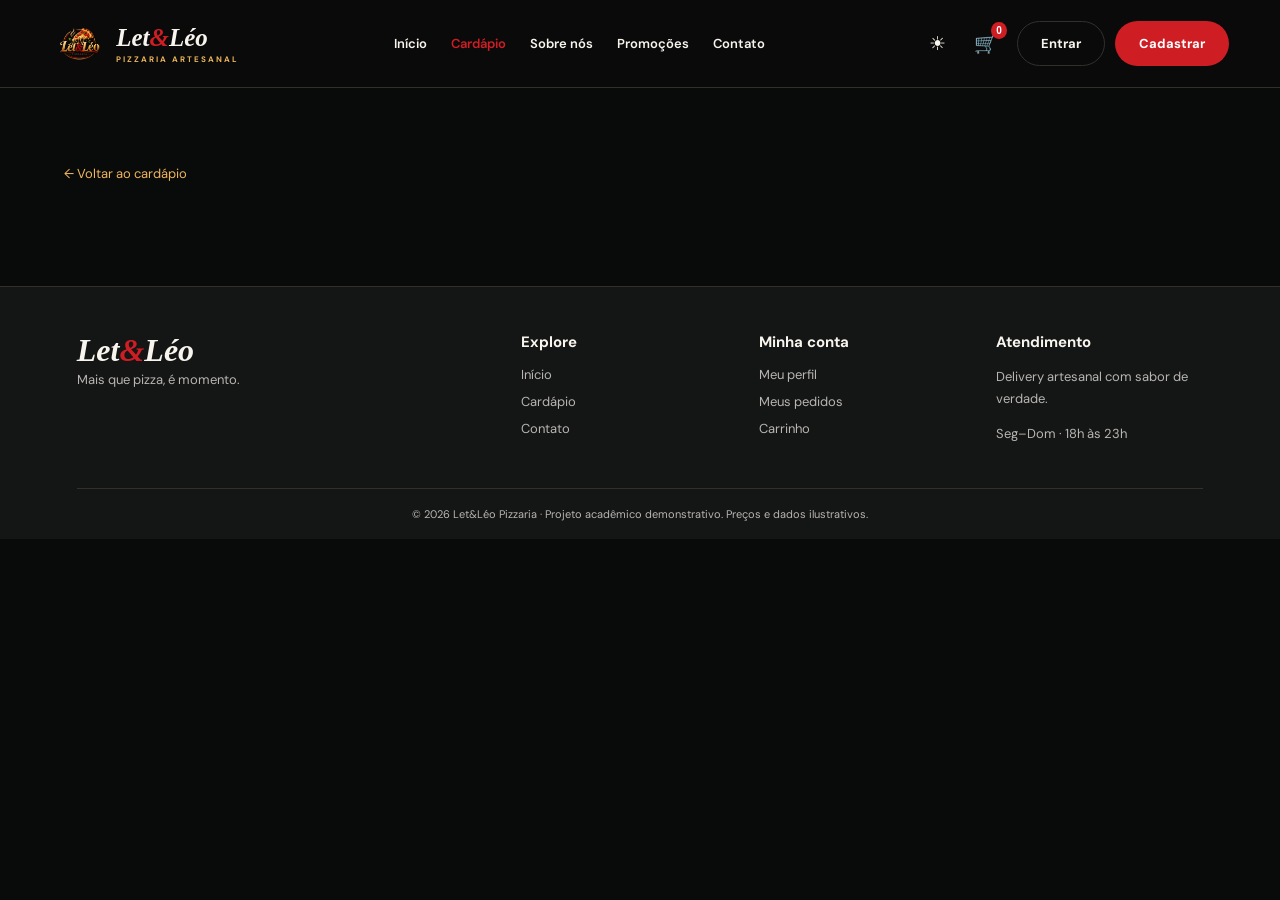
<file: produto.html>
<!doctype html>
<html lang="pt-BR">

<head>
    <meta charset="UTF-8">
    <meta name="viewport" content="width=device-width,initial-scale=1">
    <meta name="description" content="Let&Léo Pizzaria: pizzas artesanais, cardápio, pedidos e delivery.">
    <title>Detalhes do produto | Let&Léo Pizzaria</title>
    <link rel="stylesheet" href="css/style.css">
</head>

<body data-page="cardapio">
    <header class="site-header"><a class="brand" href="index.html"><img src="img/logo-letleo.png"
                alt="Let&Léo Pizzaria"><span>Let<span class="red">&</span>Léo<small>PIZZARIA
                    ARTESANAL</small></span></a><button class="menu-toggle icon-button" id="menuToggle"
            aria-label="Abrir menu">☰</button>
        <nav id="nav" aria-label="Navegação principal"><a href="index.html" data-nav="inicio">Início</a><a
                href="cardapio.html" data-nav="cardapio">Cardápio</a><a href="index.html#sobre">Sobre nós</a><a
                href="index.html#promocao">Promoções</a><a href="contato.html" data-nav="contato">Contato</a></nav>
        <div class="header-actions"><button id="themeToggle" class="icon-button"
                aria-label="Alternar modo claro e escuro">☀</button><a class="icon-button cart-link"
                href="carrinho.html" aria-label="Carrinho">🛒<span id="cartCount">0</span></a><a
                class="button button-outline auth-link" href="login.html">Entrar</a><a
                class="button button-primary register-link" href="cadastro.html">Cadastrar</a></div>
    </header>
    <main>
        <section class="section"><a href="cardapio.html" class="back-link">← Voltar ao cardápio</a>
            <div id="productDetail" class="product-detail"></div>
        </section>
    </main>
    <footer class="site-footer">
        <div>
            <div class="footer-brand">Let<span>&</span>Léo</div>
            <p>Mais que pizza, é momento.</p>
        </div>
        <div><strong>Explore</strong><a href="index.html">Início</a><a href="cardapio.html">Cardápio</a><a
                href="contato.html">Contato</a></div>
        <div><strong>Minha conta</strong><a href="perfil.html">Meu perfil</a><a href="pedidos.html">Meus pedidos</a><a
                href="carrinho.html">Carrinho</a></div>
        <div><strong>Atendimento</strong>
            <p>Delivery artesanal com sabor de verdade.</p>
            <p>Seg–Dom · 18h às 23h</p>
        </div>
        <div class="footer-bottom">© 2026 Let&Léo Pizzaria · Projeto acadêmico demonstrativo. Preços e dados
            ilustrativos.</div>
    </footer>
    <div id="toast" class="toast" role="status" aria-live="polite"></div>
    <script src="js/dados.js"></script>
    <script src="js/app.js"></script>
</body>

</html>
</file>
<file: css/style.css>
@import url('https://fonts.googleapis.com/css2?family=DM+Sans:wght@400;500;600;700&family=Playfair+Display:wght@500;600;700;800&display=swap');

:root {
    --bg: #090a0a;
    --panel: #141515;
    --panel2: #1c1d1d;
    --text: #f8f5ee;
    --muted: #b8b6b2;
    --line: #33302c;
    --red: #cf1d24;
    --red-hover: #ec2c33;
    --gold: #efb65c;
    --header: #0b0b0bee;
    --shadow: 0 16px 44px #0006;
    color-scheme: dark
}

:root[data-theme="light"] {
    --bg: #faf6ef;
    --panel: #fff;
    --panel2: #f3ede4;
    --text: #251b17;
    --muted: #6e615a;
    --line: #ded5c8;
    --header: #fffef9f5;
    --shadow: 0 12px 35px #43251117;
    color-scheme: light
}

* {
    box-sizing: border-box
}

html {
    scroll-behavior: smooth
}

body {
    margin: 0;
    background: var(--bg);
    color: var(--text);
    font-family: 'DM Sans', Arial, sans-serif;
    font-size: 15px
}

a {
    color: inherit;
    text-decoration: none
}

button,
input,
select,
textarea {
    font: inherit
}

button {
    cursor: pointer
}

img {
    max-width: 100%;
    display: block
}

h1,
h2,
h3,
p {
    margin-top: 0
}

h1,
h2 {
    font-family: 'Playfair Display', Georgia, serif;
    line-height: 1.13
}

h1 {
    font-size: clamp(2.6rem, 5vw, 5.4rem)
}

h2 {
    font-size: clamp(2rem, 3vw, 3.1rem)
}

p {
    line-height: 1.7;
    color: var(--muted)
}

.red {
    color: var(--red)
}

.eyebrow {
    color: var(--gold);
    font-weight: 700;
    letter-spacing: 3px;
    font-size: 11px
}

.site-header {
    height: 88px;
    padding: 0 max(4vw, 20px);
    display: flex;
    align-items: center;
    gap: 35px;
    justify-content: space-between;
    position: sticky;
    top: 0;
    z-index: 50;
    background: var(--header);
    border-bottom: 1px solid var(--line);
    backdrop-filter: blur(18px)
}

.brand {
    display: flex;
    align-items: center;
    gap: 8px;
    min-width: 180px;
    font-family: Georgia, serif;
    font-size: 25px;
    font-style: italic;
    font-weight: 700;
    white-space: nowrap
}

.brand img {
    width: 57px;
    height: 57px;
    object-fit: contain
}

.brand small {
    display: block;
    font-family: 'DM Sans', sans-serif;
    letter-spacing: 2px;
    font-size: 8px;
    color: var(--gold);
    font-style: normal;
    margin-top: 2px
}

.site-header nav {
    display: flex;
    align-items: center;
    gap: 24px
}

.site-header nav a {
    font-size: 13px;
    font-weight: 600;
    transition: color .2s
}

.site-header nav a:hover,
.site-header nav a.active {
    color: var(--red)
}

.header-actions {
    display: flex;
    align-items: center;
    gap: 10px
}

.icon-button {
    background: none;
    color: var(--text);
    border: 0;
    font-size: 19px;
    position: relative;
    padding: 9px
}

.cart-link span {
    position: absolute;
    right: 0;
    top: 0;
    border-radius: 50%;
    background: var(--red);
    color: white;
    font: 700 10px Arial;
    padding: 3px 5px
}

.menu-toggle {
    display: none
}

.button {
    display: inline-flex;
    align-items: center;
    justify-content: center;
    gap: 8px;
    border: 1px solid transparent;
    padding: 13px 23px;
    border-radius: 28px;
    font-size: 13px;
    font-weight: 700;
    transition: transform .2s, background .2s;
    min-height: 44px
}

.button:hover {
    transform: translateY(-2px)
}

.button-primary {
    background: var(--red);
    color: white
}

.button-primary:hover {
    background: var(--red-hover)
}

.button-outline {
    border-color: var(--line);
    background: transparent;
    color: var(--text)
}

.button-outline-gold {
    border-color: var(--gold);
    color: var(--gold)
}

.button-glass {
    border-color: #ffffff75;
    color: white;
    background: #15151580
}

.full {
    width: 100%
}

.hero {
    min-height: 560px;
    display: flex;
    align-items: center;
    background: linear-gradient(90deg, #050505 0%, #080605e8 27%, #0002 76%), url('../img/pizza_principal.png') center 54%/cover no-repeat
}

.hero-content {
    max-width: 680px;
    padding: 65px max(6vw, 25px)
}

.hero h1 {
    color: white;
    margin: 17px 0
}

.hero h1 em,
.auth-art h1 em {
    color: var(--gold);
    font-style: normal
}

.hero p {
    color: #e7ded7;
    max-width: 470px;
    font-size: 16px
}

.actions {
    display: flex;
    gap: 12px;
    flex-wrap: wrap;
    margin-top: 26px
}

.benefits {
    display: grid;
    grid-template-columns: repeat(4, 1fr);
    border-top: 1px solid var(--line);
    border-bottom: 1px solid var(--line);
    padding: 23px 5%;
    gap: 20px
}

.benefits>div {
    display: flex;
    align-items: center;
    gap: 12px;
    color: var(--gold);
    font-size: 26px
}

.benefits strong {
    display: block;
    color: var(--text);
    font-size: 13px
}

.benefits small {
    display: block;
    color: var(--muted);
    font-size: 11px;
    margin-top: 4px
}

.section {
    max-width: 1380px;
    margin: auto;
    padding: 75px 5%
}

.section-heading {
    text-align: center;
    margin-bottom: 34px
}

.section-heading h2 {
    margin: 10px 0
}

.section-heading p {
    margin: 0
}

.product-grid {
    display: grid;
    grid-template-columns: repeat(3, minmax(0, 1fr));
    gap: 22px
}

.product-card {
    border: 1px solid var(--line);
    border-radius: 12px;
    overflow: hidden;
    background: var(--panel);
    transition: transform .2s, box-shadow .2s
}

.product-card:hover {
    transform: translateY(-5px);
    box-shadow: var(--shadow)
}

.product-card img {
    width: 100%;
    height: 210px;
    object-fit: cover
}

.product-card .card-body {
    padding: 19px
}

.product-card h3 {
    font-family: Georgia, serif;
    font-size: 20px;
    margin: 0 0 8px
}

.product-card p {
    font-size: 12px;
    min-height: 42px;
    margin-bottom: 16px
}

.card-bottom {
    display: flex;
    align-items: center;
    justify-content: space-between;
    gap: 10px
}

.price {
    font-size: 19px;
    color: var(--gold);
    font-weight: 800
}

.add-button {
    background: var(--red);
    border: 0;
    border-radius: 50%;
    color: white;
    width: 38px;
    height: 38px;
    font-size: 23px
}

.center {
    text-align: center;
    margin-top: 35px
}

.story-section {
    display: grid;
    grid-template-columns: 1fr 1fr;
    min-height: 380px;
    background: var(--panel)
}

.story-section>img {
    height: 100%;
    min-height: 380px;
    width: 100%;
    object-fit: cover
}

.story-section>div {
    align-self: center;
    padding: 60px clamp(25px, 6vw, 100px)
}

.story-section h2 {
    margin: 15px 0
}

.story-section p {
    max-width: 520px
}

.reverse>img {
    order: 2
}

.promo-section {
    display: grid;
    grid-template-columns: 1fr 1fr;
    align-items: center;
    background: linear-gradient(120deg, #2a0504, #5c100d 55%, #220706);
    color: white;
    overflow: hidden
}

.promo-section>div {
    padding: 60px max(6vw, 25px)
}

.promo-section h2 {
    margin: 12px 0
}

.promo-section p {
    color: #f6d9d2
}

.promo-section strong {
    display: block;
    color: var(--gold);
    font-size: 22px;
    margin-bottom: 20px
}

.promo-section img {
    height: 370px;
    width: 100%;
    object-fit: cover
}

.site-footer {
    border-top: 1px solid var(--line);
    padding: 45px 6% 0;
    display: grid;
    grid-template-columns: 2fr repeat(3, 1fr);
    gap: 30px;
    background: var(--panel)
}

.footer-brand {
    font: italic bold 32px Georgia, serif
}

.footer-brand span {
    color: var(--red)
}

.site-footer strong {
    display: block;
    margin-bottom: 14px
}

.site-footer a {
    display: block;
    font-size: 13px;
    color: var(--muted);
    margin: 10px 0
}

.site-footer a:hover {
    color: var(--red)
}

.site-footer p {
    font-size: 13px
}

.footer-bottom {
    grid-column: 1/-1;
    border-top: 1px solid var(--line);
    padding: 18px 0;
    text-align: center;
    color: var(--muted);
    font-size: 11px
}

.page-banner {
    text-align: center;
    padding: 65px 20px 45px;
    background: radial-gradient(ellipse at 50% 0%, #6c241a3d, transparent 70%)
}

.page-banner h1 {
    font-size: clamp(2.2rem, 4vw, 3.5rem);
    margin: 13px 0
}

.page-banner.compact {
    padding: 45px 20px 30px
}

.catalog-layout {
    display: grid;
    grid-template-columns: 250px minmax(0, 1fr);
    gap: 35px;
    padding-top: 25px
}

.filter-panel {
    align-self: start;
    background: var(--panel);
    border: 1px solid var(--line);
    padding: 24px;
    border-radius: 12px
}

.filter-panel label {
    display: block;
    font-size: 12px;
    font-weight: 700;
    margin: 19px 0 8px
}

.filter-note {
    font-size: 12px;
    margin-top: 25px
}

.chips {
    display: flex;
    gap: 10px;
    flex-wrap: wrap;
    margin-bottom: 25px
}

.chip {
    background: var(--panel);
    border: 1px solid var(--line);
    color: var(--text);
    padding: 10px 18px;
    border-radius: 25px;
    font-size: 12px
}

.chip.active,
.chip:hover {
    background: var(--red);
    border-color: var(--red);
    color: white
}

input,
select,
textarea {
    width: 100%;
    background: var(--panel2);
    border: 1px solid var(--line);
    color: var(--text);
    padding: 13px 14px;
    border-radius: 8px;
    outline: none
}

input:focus,
select:focus,
textarea:focus {
    border-color: var(--gold)
}

textarea {
    resize: vertical
}

.empty-state {
    padding: 40px;
    background: var(--panel);
    border: 1px solid var(--line);
    border-radius: 12px;
    text-align: center;
    color: var(--muted)
}

.empty-state a,
.form-help a {
    color: var(--red);
    font-weight: 700
}

.back-link {
    color: var(--gold);
    font-size: 13px
}

.product-detail {
    display: grid;
    grid-template-columns: 1.1fr 1fr;
    gap: 55px;
    align-items: center;
    margin-top: 28px
}

.product-detail img {
    width: 100%;
    height: 470px;
    object-fit: cover;
    border-radius: 14px
}

.product-detail h1 {
    font-size: clamp(2.5rem, 4vw, 4rem);
    margin: 10px 0
}

.product-detail .price {
    font-size: 30px
}

.option-row {
    display: flex;
    align-items: center;
    gap: 14px;
    margin: 22px 0
}

.size-buttons {
    display: flex;
    gap: 8px
}

.size-buttons button {
    padding: 10px 18px;
    border-radius: 7px;
    border: 1px solid var(--line);
    background: var(--panel);
    color: var(--text)
}

.size-buttons button.active {
    background: var(--red);
    border-color: var(--red);
    color: white
}

.qty-controls {
    display: flex;
    align-items: center;
    gap: 12px
}

.qty-controls button {
    border: 1px solid var(--line);
    border-radius: 7px;
    background: var(--panel2);
    color: var(--text);
    min-width: 32px;
    height: 32px
}

.cart-layout {
    display: grid;
    grid-template-columns: minmax(0, 1fr) 330px;
    gap: 28px;
    align-items: start
}

.cart-items,
.summary-card,
.profile-card,
.profile-nav,
.contact-form {
    background: var(--panel);
    border: 1px solid var(--line);
    border-radius: 12px;
    padding: 23px
}

.cart-item {
    display: grid;
    grid-template-columns: 105px 1fr auto;
    gap: 20px;
    align-items: center;
    border-bottom: 1px solid var(--line);
    padding: 18px 0
}

.cart-item:first-child {
    padding-top: 0
}

.cart-item:last-child {
    border-bottom: 0
}

.cart-item img {
    width: 105px;
    height: 90px;
    object-fit: cover;
    border-radius: 8px
}

.cart-item h3 {
    margin: 0 0 5px
}

.cart-item p {
    margin: 0;
    font-size: 12px
}

.cart-item-actions {
    display: flex;
    align-items: center;
    gap: 12px;
    flex-wrap: wrap;
    justify-content: flex-end
}

.delete-button {
    background: transparent;
    border: 0;
    color: var(--red);
    font-weight: 700
}

.summary-row {
    display: flex;
    justify-content: space-between;
    margin: 18px 0
}

.summary-row.total {
    border-top: 1px solid var(--line);
    padding-top: 18px;
    font-size: 19px;
    font-weight: 800
}

.summary-row.total strong {
    color: var(--gold)
}

.summary-card h3 {
    font-family: Georgia, serif;
    font-size: 24px
}

.orders-list {
    display: grid;
    gap: 14px
}

.order-card {
    background: var(--panel);
    border: 1px solid var(--line);
    border-radius: 12px;
    padding: 22px;
    display: flex;
    align-items: center;
    justify-content: space-between;
    gap: 20px;
    flex-wrap: wrap
}

.order-card h3 {
    margin-bottom: 6px
}

.order-card p {
    margin: 0;
    font-size: 13px
}

.status {
    display: inline-block;
    padding: 7px 12px;
    border-radius: 20px;
    background: #6e441b;
    color: #ffdba1;
    font-size: 12px;
    font-weight: 700
}

.status.done {
    background: #174f35;
    color: #b7f3d1
}

.status.cancelled {
    background: #62242a;
    color: #ffd1d1
}

.auth-page {
    min-height: 700px;
    display: grid;
    grid-template-columns: 1fr 1fr;
    background: var(--bg)
}

.auth-art {
    padding: 12% 10%;
    display: flex;
    flex-direction: column;
    justify-content: center;
    background: linear-gradient(90deg, #080504bd, #08050465), url('../img/pizza_principal.png') center/cover;
    color: white
}

.auth-art h1 {
    font-size: clamp(2.8rem, 5vw, 5rem);
    margin: 22px 0
}

.auth-art p {
    color: #e6d9cd;
    max-width: 430px
}

.auth-card {
    width: min(480px, 90%);
    margin: 55px auto;
    align-self: center;
    background: var(--panel);
    border: 1px solid var(--line);
    border-radius: 16px;
    padding: 35px;
    box-shadow: var(--shadow)
}

.auth-card h2 {
    font-size: 28px;
    margin: 23px 0 7px
}

.auth-card>p {
    font-size: 13px
}

.auth-tabs {
    display: flex;
    background: var(--panel2);
    padding: 5px;
    border-radius: 10px
}

.auth-tabs a {
    flex: 1;
    text-align: center;
    padding: 12px;
    font-size: 13px;
    border-radius: 7px
}

.auth-tabs a.active {
    background: var(--red);
    color: white
}

.form-stack {
    display: grid;
    gap: 17px
}

.form-stack label {
    display: grid;
    gap: 8px;
    font-size: 12px;
    font-weight: 700
}

.form-help {
    font-size: 12px;
    text-align: center;
    margin: 0
}

.profile-layout {
    display: grid;
    grid-template-columns: 240px 1fr;
    gap: 25px
}

.profile-nav {
    align-self: start;
    display: grid;
    gap: 8px
}

.profile-nav a {
    padding: 14px;
    border-radius: 8px;
    font-size: 13px
}

.profile-nav a.selected,
.profile-nav a:hover {
    background: var(--red);
    color: white
}

.profile-card {
    max-width: 800px
}

.profile-card h2 {
    font-size: 28px
}

.profile-card .form-stack {
    max-width: 560px
}

.contact-layout {
    display: grid;
    grid-template-columns: 1fr 1fr;
    gap: 40px
}

.contact-info h2 {
    font-size: 32px
}

.contact-line {
    display: flex;
    gap: 15px;
    margin: 22px 0;
    color: var(--muted)
}

.contact-info img {
    width: 100%;
    max-height: 250px;
    object-fit: cover;
    border-radius: 12px
}

.toast {
    position: fixed;
    right: 22px;
    bottom: 22px;
    background: #29241f;
    color: white;
    border: 1px solid var(--gold);
    border-radius: 10px;
    padding: 15px 20px;
    box-shadow: var(--shadow);
    opacity: 0;
    transform: translateY(20px);
    pointer-events: none;
    transition: .25s;
    z-index: 100;
    max-width: 350px
}

.toast.show {
    opacity: 1;
    transform: translateY(0)
}

@media(max-width:1150px) {
    .site-header {
        gap: 15px
    }

    .site-header nav {
        gap: 12px
    }

    .brand {
        min-width: 145px;
        font-size: 20px
    }

    .brand img {
        width: 45px;
        height: 45px
    }

    .register-link {
        display: none
    }

    .product-grid {
        grid-template-columns: repeat(2, minmax(0, 1fr))
    }
}

@media(max-width:820px) {
    .site-header {
        height: 74px
    }

    .menu-toggle {
        display: block;
        order: 3
    }

    .site-header nav {
        display: none;
        position: absolute;
        top: 74px;
        left: 0;
        right: 0;
        background: var(--panel);
        padding: 20px;
        flex-direction: column;
        align-items: stretch;
        gap: 0;
        border-bottom: 1px solid var(--line)
    }

    .site-header nav.open {
        display: flex
    }

    .site-header nav a {
        padding: 12px
    }

    .header-actions {
        margin-left: auto
    }

    .auth-link {
        display: none
    }

    .hero {
        min-height: 540px;
        background-position: 62% center
    }

    .hero-content {
        padding: 45px 6%
    }

    .benefits {
        grid-template-columns: repeat(2, 1fr)
    }

    .story-section,
    .promo-section,
    .product-detail,
    .contact-layout,
    .auth-page {
        grid-template-columns: 1fr
    }

    .story-section>img {
        min-height: 270px;
        height: 300px
    }

    .reverse>img {
        order: 0
    }

    .promo-section img {
        height: 250px
    }

    .auth-art {
        min-height: 280px;
        padding: 55px 7%
    }

    .auth-card {
        margin: 25px auto
    }

    .catalog-layout {
        grid-template-columns: 1fr
    }

    .filter-panel {
        display: grid;
        grid-template-columns: 1fr 1fr;
        gap: 10px
    }

    .filter-panel h3,
    .filter-panel .filter-note {
        grid-column: 1/-1
    }

    .filter-panel label {
        margin: 8px 0
    }

    .cart-layout,
    .profile-layout {
        grid-template-columns: 1fr
    }

    .site-footer {
        grid-template-columns: repeat(2, 1fr)
    }

    .product-detail img {
        height: 350px
    }
}

@media(max-width:520px) {
    .brand {
        font-size: 19px;
        min-width: 0
    }

    .brand img {
        width: 42px;
        height: 42px
    }

    .brand small {
        font-size: 6px
    }

    .site-header {
        padding: 0 12px
    }

    .header-actions {
        gap: 0
    }

    .icon-button {
        padding: 8px
    }

    .hero {
        min-height: 570px;
        background-image: linear-gradient(90deg, #080504db, #08050460), url('../img/pizza_principal.png');
        background-position: 65% center
    }

    .hero h1 {
        font-size: 44px
    }

    .hero p {
        font-size: 14px
    }

    .benefits {
        gap: 15px;
        padding: 20px
    }

    .benefits>div {
        font-size: 21px
    }

    .benefits small {
        font-size: 10px
    }

    .section {
        padding: 45px 5%
    }

    .product-grid {
        grid-template-columns: 1fr;
        gap: 16px
    }

    .product-card img {
        height: 230px
    }

    .story-section>div,
    .promo-section>div {
        padding: 40px 6%
    }

    .site-footer {
        gap: 18px;
        padding: 35px 6% 0
    }

    .site-footer>div:first-child {
        grid-column: 1/-1
    }

    .page-banner {
        padding: 42px 15px 25px
    }

    .filter-panel {
        grid-template-columns: 1fr
    }

    .cart-item {
        grid-template-columns: 75px 1fr;
        gap: 12px
    }

    .cart-item img {
        width: 75px;
        height: 75px
    }

    .cart-item-actions {
        grid-column: 1/-1;
        justify-content: space-between
    }

    .auth-card {
        padding: 23px
    }

    .product-detail img {
        height: 270px
    }

    .order-card {
        display: block
    }

    .order-card>* {
        margin-bottom: 12px
    }
}
</file>
